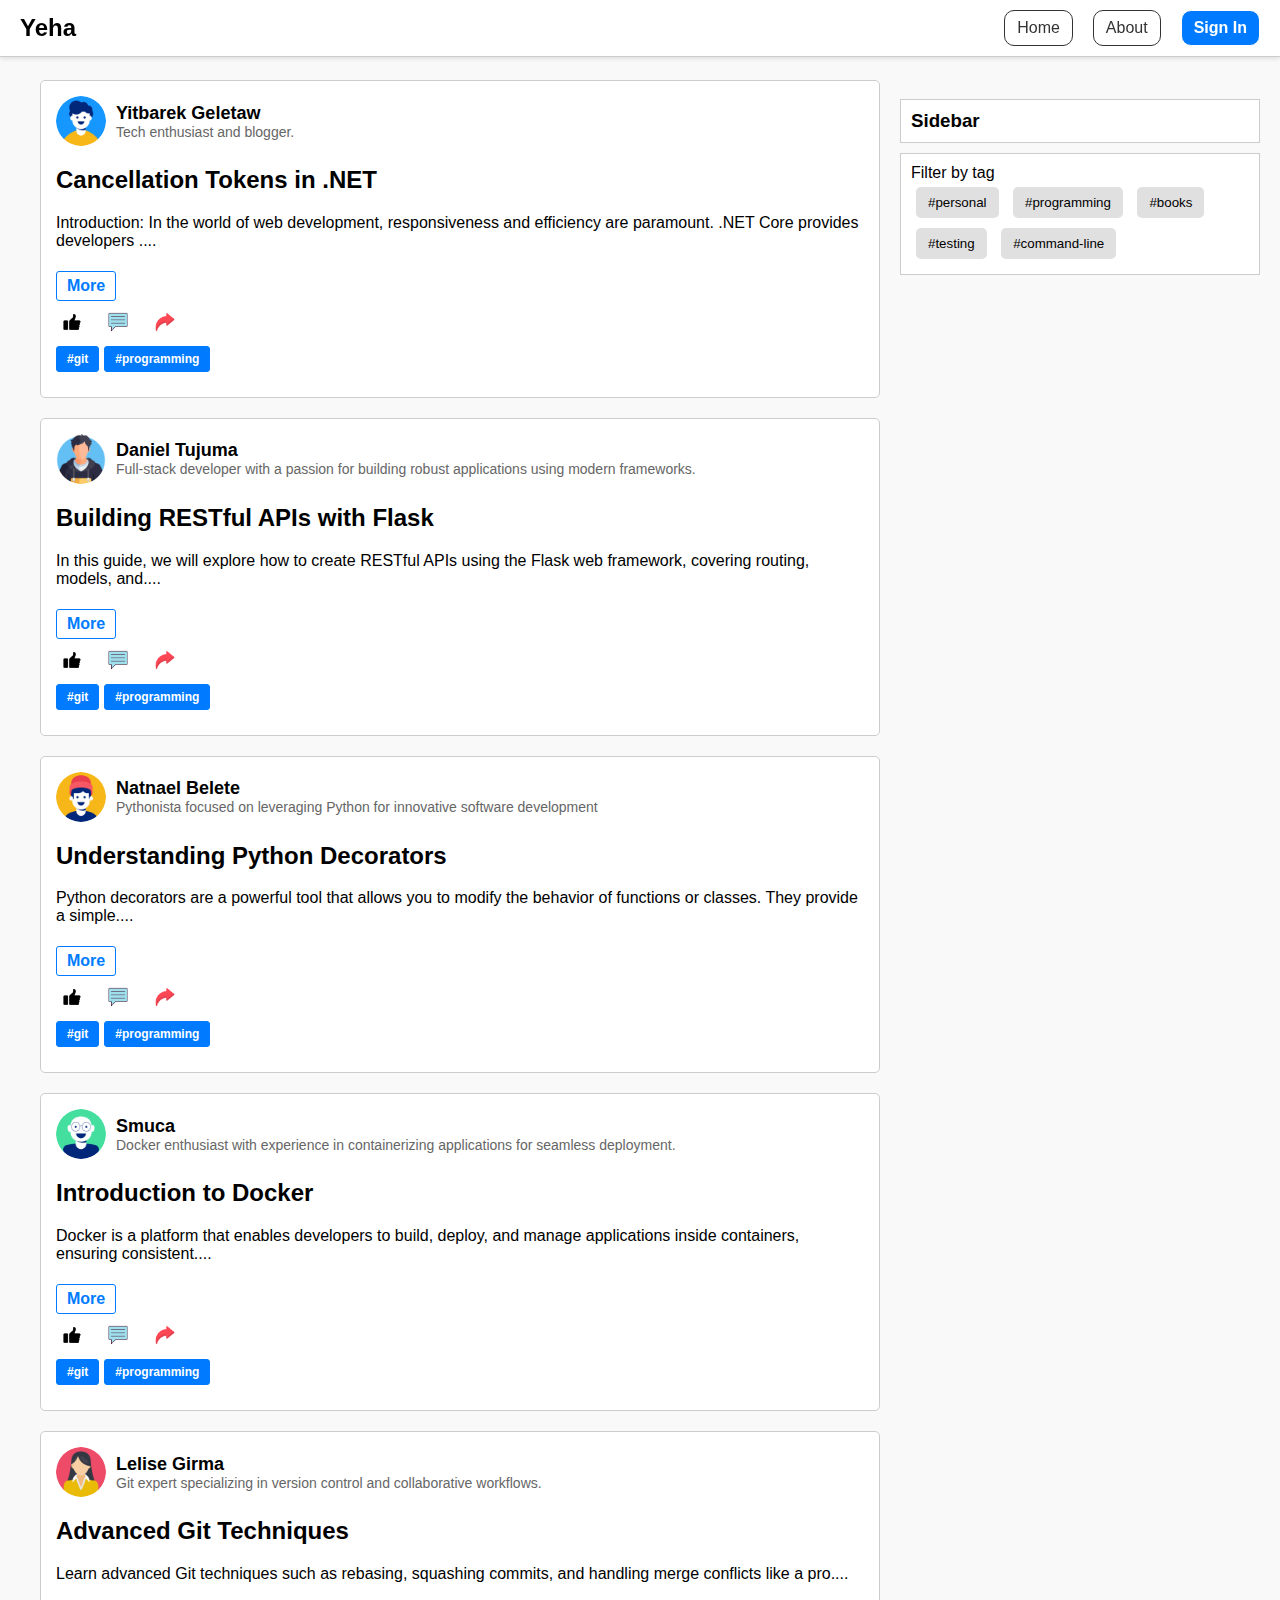
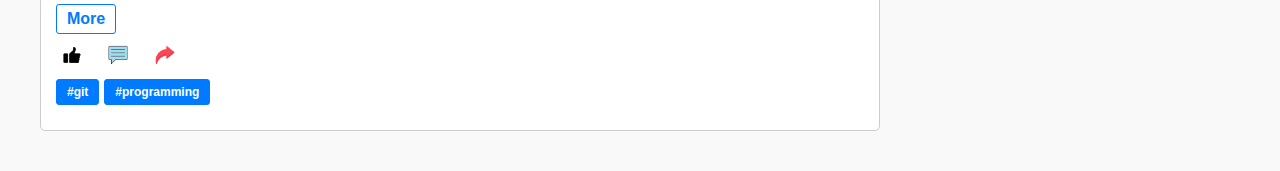
<file: index.html>
<!DOCTYPE html>
<html lang="en">
<head>
    <meta charset="UTF-8">
    <meta name="viewport" content="width=device-width, initial-scale=1.0">
    <title>Yeha - Blog</title>
    <link rel="stylesheet" href="./styles/styles.css">
</head>
<body>
    <header>
        <div class="logo">
            <a href="#">Yeha</a>
        </div>
        <nav class="nav-links">
            <a href="index.html" class="active">Home</a>
            <a href="about.html">About</a>
            <a href="#" class="sign-in">Sign In</a>
        </nav>
    </header>

    <main>
        <section class="content">
            <article class="blog-post">
	      <div class="post-header">
                    <img src="images/man.png" alt="Author's profile picture" class="profile-pic">
                    <div class="author-info">
                        <h3 class="author-name">Yitbarek Geletaw</h3>
                        <p class="author-bio">Tech enthusiast and blogger.</p>
                    </div>
                </div>
                <h2>Cancellation Tokens in .NET</h2>
                <p>Introduction: In the world of web development, responsiveness and efficiency are paramount. .NET Core provides developers <span class="dots">....</span>
		</p>
		<a href="#" class="more-btn">More</a>
		<div class="post-actions">
		  <button class="like-btn">
                    <img src="images/like.png" alt="Like" class="action-icon">
		  </button>
		  <button class="comment-btn">
                    <img src="images/comment.png" alt="Comment" class="action-icon">
		  </button>
		  <button class="share-btn">
		    <img src="images/share.png" alt="Share" class="action-icon">
		  </button>
		</div>
		<div class="tag">
		  <span>#git</span>
		  <span>#programming</span>
		</div>
            </article>
            <article class="blog-post">
	      <div class="post-header">
                    <img src="images/boy.png" alt="Author's profile picture" class="profile-pic">
                    <div class="author-info">
                        <h3 class="author-name">Daniel Tujuma</h3>
                        <p class="author-bio">Full-stack developer with a passion for building robust applications using modern frameworks.</p>
                    </div>
                </div>
                <h2>Building RESTful APIs with Flask</h2>
                <p>In this guide, we will explore how to create RESTful APIs using the Flask web framework, covering routing, models, and<span class="dots">....</span>
		</p>
		<a href="#" class="more-btn">More</a>
				<div class="post-actions">
		  <button class="like-btn">
                    <img src="images/like.png" alt="Like" class="action-icon">
		  </button>
		  <button class="comment-btn">
                    <img src="images/comment.png" alt="Comment" class="action-icon">
		  </button>
		  <button class="share-btn">
		    <img src="images/share.png" alt="Share" class="action-icon">
		  </button>
		</div>
		<div class="tag"><span>#git</span><span>#programming</span></div>
            </article>
            <article class="blog-post">
	      <div class="post-header">
                    <img src="images/man1.png" alt="Author's profile picture" class="profile-pic">
                    <div class="author-info">
                        <h3 class="author-name">Natnael Belete</h3>
                        <p class="author-bio">Pythonista focused on leveraging Python for innovative software development</p>
                    </div>
                </div>
                <h2>Understanding Python Decorators</h2>
                <p>Python decorators are a powerful tool that allows you to modify the behavior of functions or classes. They provide a simple<span class="dots">....</span>
		</p>
		<a href="#" class="more-btn">More</a>
				<div class="post-actions">
		  <button class="like-btn">
                    <img src="images/like.png" alt="Like" class="action-icon">
		  </button>
		  <button class="comment-btn">
                    <img src="images/comment.png" alt="Comment" class="action-icon">
		  </button>
		  <button class="share-btn">
		    <img src="images/share.png" alt="Share" class="action-icon">
		  </button>
		</div>
		<div class="tag"><span>#git</span><span>#programming</span></div>
            </article>
            <article class="blog-post">
	      <div class="post-header">
                <img src="images/man2.png" alt="Author's profile picture" class="profile-pic">
                <div class="author-info">
                  <h3 class="author-name">Smuca</h3>
                  <p class="author-bio">Docker enthusiast with experience in containerizing applications for seamless deployment.</p>
                </div>
              </div>
              <h2>Introduction to Docker</h2>
              <p>Docker is a platform that enables developers to build, deploy, and manage applications inside containers, ensuring consistent<span class="dots">....</span>
		</p>
		<a href="#" class="more-btn">More</a>
		<div class="post-actions">
		  <button class="like-btn">
                    <img src="images/like.png" alt="Like" class="action-icon">
		  </button>
		  <button class="comment-btn">
                    <img src="images/comment.png" alt="Comment" class="action-icon">
		  </button>
		  <button class="share-btn">
		    <img src="images/share.png" alt="Share" class="action-icon">
		  </button>
		</div>
		<div class="tag"><span>#git</span><span>#programming</span></div>
            </article>
            <article class="blog-post">
	      <div class="post-header">
                    <img src="images/woman.png" alt="Author's profile picture" class="profile-pic">
                    <div class="author-info">
                        <h3 class="author-name">Lelise Girma</h3>
                        <p class="author-bio">Git expert specializing in version control and collaborative workflows.</p>
                    </div>
                </div>
                <h2>Advanced Git Techniques</h2>
                <p>Learn advanced Git techniques such as rebasing, squashing commits, and handling merge conflicts like a pro<span class="dots">....</span>
		</p>
		<a href="#" class="more-btn">More</a>
		<div class="post-actions">
		  <button class="like-btn">
                    <img src="images/like.png" alt="Like" class="action-icon">
		  </button>
		  <button class="comment-btn">
                    <img src="images/comment.png" alt="Comment" class="action-icon">
		  </button>
		  <button class="share-btn">
                    <img src="images/share.png" alt="Share" class="action-icon">
		  </button>

		</div>
		<div class="tag"><span>#git</span><span>#programming</span></div>
            </article>
        </section>

        <aside class="sidebar">
            <h3>Sidebar</h3>
            <div class="filter-by-tag">
                <span>Filter by tag</span>
                <div class="tags">
                    <button>#personal</button>
                    <button>#programming</button>
                    <button>#books</button>
                    <button>#testing</button>
                    <button>#command-line</button>
                </div>
            </div>
        </aside>
    </main>
</body>
</html>
</file>
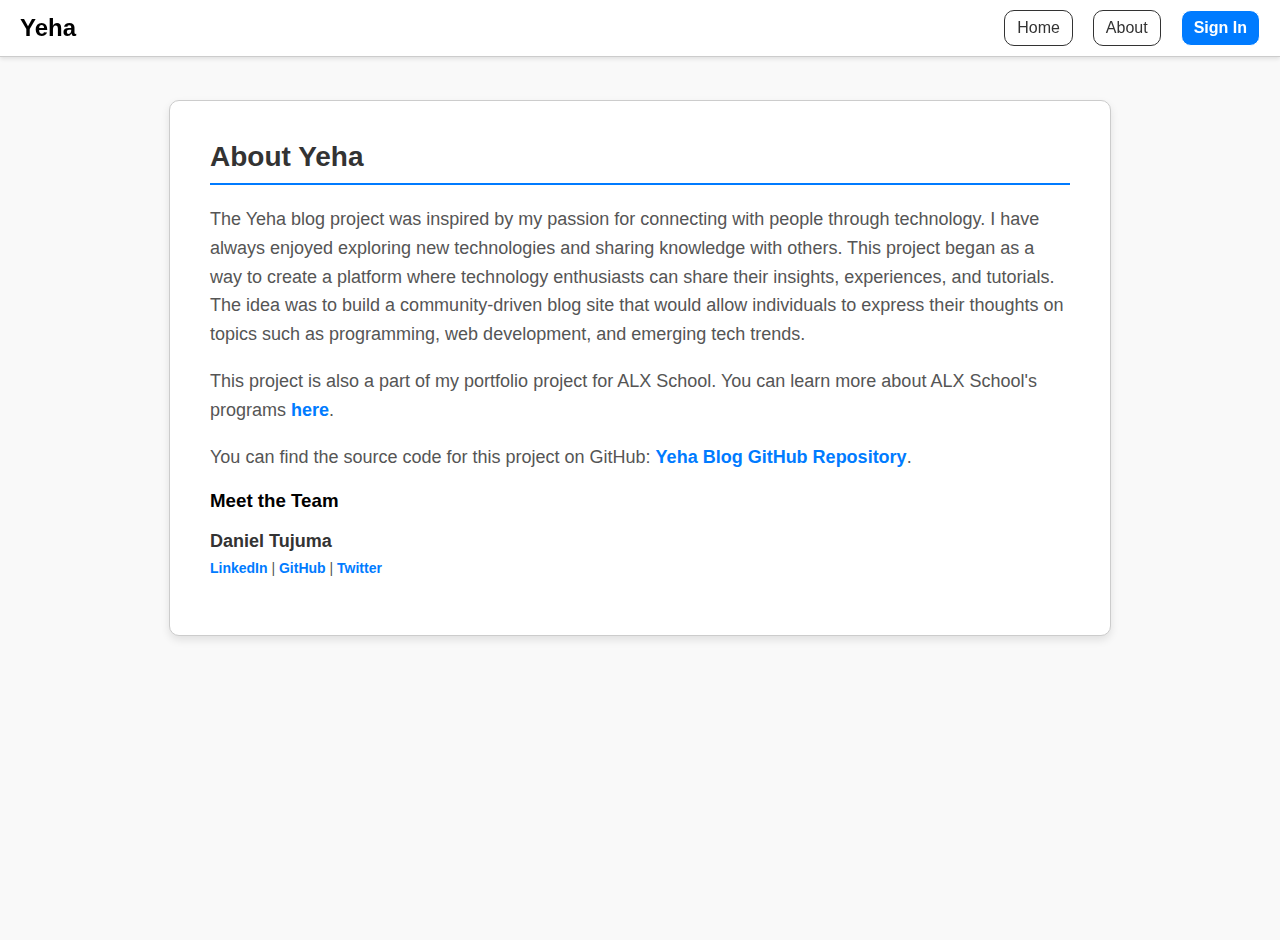
<file: about.html>
<!DOCTYPE html>
<html lang="en">
<head>
    <meta charset="UTF-8">
    <meta name="viewport" content="width=device-width, initial-scale=1.0">
    <title>Yeha - Blog</title>
    <link rel="stylesheet" href="./styles/styles.css">
</head>
<body>
    <header>
        <div class="logo">
            <a href="#">Yeha</a>
        </div>
        <nav class="nav-links">
            <a href="index.html" class="active">Home</a>
            <a href="about.html">About</a>
            <a href="#" class="sign-in">Sign In</a>
        </nav>
    </header>

    <main>
        <!-- Feature Section Here -->
        
        <!-- About Section -->
        <section class="about-section">
            <div class="about-container">
                <h2>About Yeha</h2>
                <p>
                    The Yeha blog project was inspired by my passion for connecting with people through technology. I have always enjoyed exploring new technologies and sharing knowledge with others. This project began as a way to create a platform where technology enthusiasts can share their insights, experiences, and tutorials. The idea was to build a community-driven blog site that would allow individuals to express their thoughts on topics such as programming, web development, and emerging tech trends.
                </p>
                <p>
                    This project is also a part of my portfolio project for ALX School. You can learn more about ALX School's programs <a href="https://www.alxafrica.com" target="_blank" rel="noopener noreferrer">here</a>.
                </p>
                <p>
                    You can find the source code for this project on GitHub: <a href="https://github.com/bush-da/Yeha" target="_blank" rel="noopener noreferrer">Yeha Blog GitHub Repository</a>.
                </p>
                <h3>Meet the Team</h3>
                <ul class="team-members">
                    <li>
                        <h4>Daniel Tujuma</h4>
                        <p><a href="https://www.linkedin.com/in/daniel-tujuma-702454271" target="_blank" rel="noopener noreferrer">LinkedIn</a> | <a href="https://github.com/bush-da" target="_blank" rel="noopener noreferrer">GitHub</a> | <a href="https://twitter.com/DTsevani" target="_blank" rel="noopener noreferrer">Twitter</a></p>
                    </li>
                    <!-- Add more team members as needed -->
                </ul>
            </div>
        </section>
    </main>
</body>
</html>
</file>
<file: styles/styles.css>
/* General Styles */
body {
    font-family: Arial, sans-serif;
    margin: 0;
    padding: 0;
    background-color: #f9f9f9;
}

header {
    position: fixed; /* Fixed position */
    top: 0; /* Align to top */
    left: 0; /* Align to left */
    width: 100%; /* Full width of viewport */
    background-color: #fff; /* White background */
    border-bottom: 1px solid #ccc; /* Bottom border */
    padding: 10px 20px; /* Padding for spacing */
    display: flex; /* Flexbox layout */
    justify-content: space-between; /* Space between items */
    align-items: center; /* Align items vertically */
    box-shadow: 0 2px 4px rgba(0, 0, 0, 0.1); /* Subtle shadow */
    z-index: 1000; /* Ensure it stays above other content */
    box-sizing: border-box; /* Include padding and border in element's total width and height */
    overflow: hidden; /* Prevent overflow */
}
.logo a {
    font-size: 24px;
    text-decoration: none;
    color: #000;
    font-weight: bold;
}

.nav-links {
    display: flex;
    align-items: center;
}

.nav-links a {
    margin-left: 20px;  /* Space between the navigation links */
    text-decoration: none;
    color: #333;
    padding: 8px 12px;
    border-radius: 10px;
    border: 1px solid;
}


.nav-links a:hover {
    background-color: #007bff;
    color: #fff;
}

.nav-links a.sign-in {
    background-color: #007bff;
    color: white;
    padding: 8px 12px;
    font-weight: bold;
}

.nav-links a.sign-in:hover {
    background-color: #00a100;
}

/* Main Content */
main {
    display: flex;
    justify-content: center; /* Center the content horizontally */
    align-items: flex-start; /* Center the content vertically */
    min-height: calc(100vh - 60px); /* Ensure main section takes at least full viewport height minus header height */
    padding: 20px;
    margin-top: 60px;
}

.content {
    width: 70%;
    margin-right: 20px;
    padding-left: 20px; /* Adds space to the left of the content */
}

.blog-post {
    background-color: #fff;
    border: 1px solid #ccc;
    padding: 15px;
    margin-bottom: 20px;
    border-radius: 5px;
    transition: all 0.3s ease-in-out;
    position: relative;
}

.blog-post:hover {
    border: 1px solid #007bff;
    background-color: #f0f8ff;
    transform: translateY(-5px);
}
/* Tags Container */
.tag {
    display: inline-flex;          /* Use inline-flex to align items horizontally */
    flex-wrap: wrap;               /* Allows wrapping to a new line if needed */
    gap: 5px;                      /* Adds space between each tag */
    justify-content: flex-end;    /* Align tags to the right side */
    margin-top: 10px;              /* Add space above the tags */
    margin-bottom: 10px;           /* Add space below the tags */
}

/* Individual Tag Style */
.tag span {
    display: inline-block;         /* Keeps the span elements as inline-blocks */
    background-color: #007bff;     /* Background color for the tag */
    color: white;                  /* Text color */
    padding: 5px 10px;             /* Padding inside the tag */
    border-radius: 3px;            /* Rounded corners */
    font-size: 12px;               /* Font size */
    font-weight: bold;             /* Font weight */
    cursor: pointer;               /* Pointer cursor on hover */
    border: 1px solid #007bff;     /* Border around each tag */
}

/* Post Header */
.post-header {
    display: flex;
    align-items: center;
    margin-bottom: 10px;
}

.profile-pic {
    width: 50px;
    height: 50px;
    border-radius: 50%;
    margin-right: 10px;
}

.author-info {
    display: flex;
    flex-direction: column;
}

.author-name {
    margin: 0;
    font-size: 18px;
    font-weight: bold;
}

.author-bio {
    margin: 0;
    font-size: 14px;
    color: #666;
}


/* Hover effect for the tag */
.tag:hover {
    background-color: #0056b3; /* Darker shade on hover */
}
/* Style for Like, Comment, and Share image buttons */
.post-actions {
    margin-top: 10px;
}

.post-actions button {
    background-color: transparent;
    border: none;
    cursor: pointer;
    margin-right: 10px;
}

.post-actions .action-icon {
    width: 20px; /* Adjust size as needed */
    height: 20px; /* Adjust size as needed */
    transition: transform 0.3s ease; /* Smooth hover effect */
}

.post-actions button:hover .action-icon {
    transform: scale(1.2); /* Enlarge on hover */
}

/* More button styling */
.more-btn {
    display: inline-block;
    margin-top: 5px;
    color: #007bff;
    text-decoration: none;
    font-weight: bold;
    padding: 5px 10px;
    border: 1px solid #007bff;
    border-radius: 3px;
    transition: background-color 0.3s ease, color 0.3s ease;
    cursor: pointer;
}

.more-btn:hover {
    background-color: #007bff;
    color: #fff;
    text-decoration: none;
}


.sidebar {
    width: 30%;
}

.sidebar h3 {
    background-color: #fff;
    padding: 10px;
    border: 1px solid #ccc;
    margin-bottom: 10px;
}

.filter-by-tag {
    background-color: #fff;
    padding: 10px;
    border: 1px solid #ccc;
}

.tags button {
    margin: 5px;
    padding: 8px 12px;
    border: none;
    background-color: #e0e0e0;
    border-radius: 5px;
    cursor: pointer;
}

.tags button:hover {
    background-color: #007bff;
    color: white;
}
/* About Section */
/* About Section */
.about-section {
    padding: 20px;
    background-color: #fff;
    border: 1px solid #ccc;
    margin: 20px auto;
    max-width: 900px;
    border-radius: 10px;
    box-shadow: 0 4px 8px rgba(0, 0, 0, 0.1);
}

.about-container {
    padding: 20px;
}

.about-container h2 {
    margin-top: 0;
    font-size: 28px;
    color: #333;
    border-bottom: 2px solid #007bff;
    padding-bottom: 10px;
    margin-bottom: 20px;
}

.about-container p {
    line-height: 1.6;
    font-size: 18px;
    color: #555;
    margin-bottom: 15px;
}

.about-container a {
    color: #007bff;
    text-decoration: none;
    font-weight: bold;
}

.about-container a:hover {
    text-decoration: underline;
}

.team-members {
    list-style: none;
    padding: 0;
}

.team-members li {
    margin-bottom: 15px;
}

.team-members h4 {
    font-size: 18px;
    color: #333;
    margin: 0 0 5px 0;
}

.team-members p {
    font-size: 14px;
    margin: 0;
}

.team-members a {
    color: #007bff;
    text-decoration: none;
    font-weight: bold;
}

.team-members a:hover {
    text-decoration: underline;
}
/* Responsive */
@media (max-width: 768px) {
    main {
        flex-direction: column;
    }

    .about-container {
        width: 100%;
    }

    .content, .sidebar {
        width: 100%;
    }

    header {
        flex-direction: column;
    }

    .nav-links {
        margin-top: 10px;
    }
}
</file>
